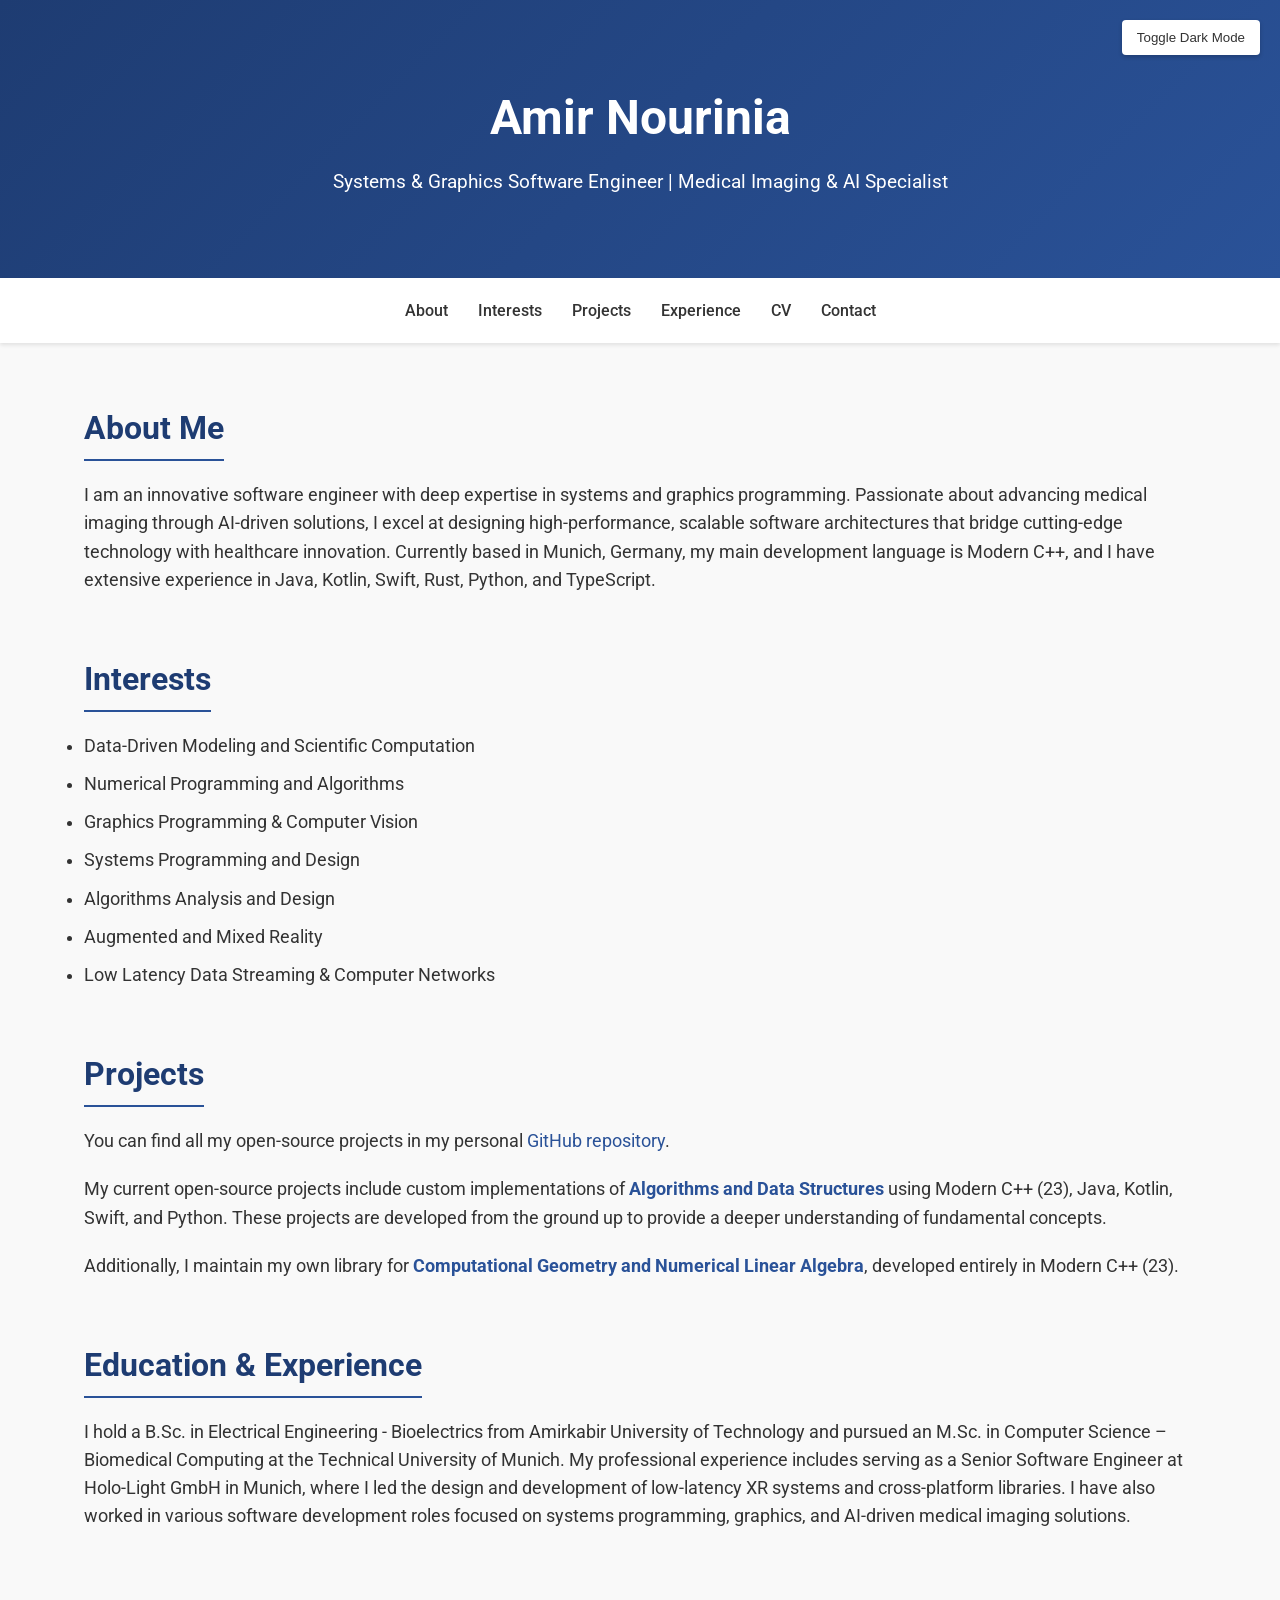
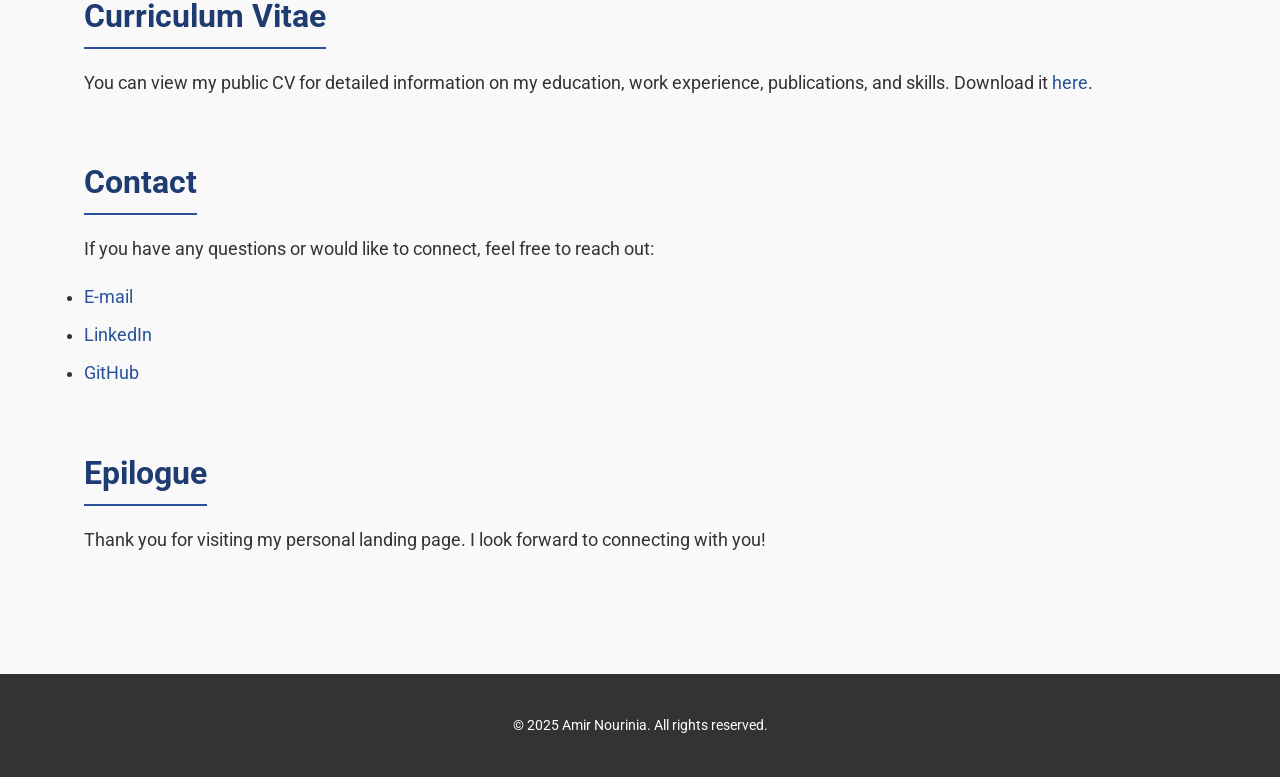
<file: index.html>
<!DOCTYPE html>
<html lang="en">

<head>
    <meta charset="UTF-8" />
    <meta name="viewport" content="width=device-width, initial-scale=1" />
    <meta name="description"
        content="Amir Nourinia – Software Engineer & AI Specialist. Explore projects, experiences, and connect for innovative software solutions." />
    <meta name="google-site-verification" content="-_PiI35TDkbUI_WXZYX2MRlKfHMfcuNuyh0tSWxGxMg" />
    <title>Amir Nourinia – Software Engineer & AI Specialist</title>

    <!-- Google Fonts -->
    <link rel="preconnect" href="https://fonts.googleapis.com" />
    <link rel="preconnect" href="https://fonts.gstatic.com" crossorigin />
    <link href="https://fonts.googleapis.com/css2?family=Roboto:wght@300;400;700&display=swap" rel="stylesheet" />
    <!-- External CSS -->
    <link rel="stylesheet" href="src/styles.css" />
    <!-- <link rel="icon" href="resources/icon.jpg" /> -->
    <link rel="apple-touch-icon" sizes="180x180" href="resources/icon/apple-touch-icon.png">
    <link rel="icon" type="image/png" sizes="32x32" href="resources/icon/favicon-32x32.png">
    <link rel="icon" type="image/png" sizes="16x16" href="resources/icon/favicon-16x16.png">
    <link rel="manifest" href="resources/icon/site.webmanifest">
</head>

<body>
    <header>
        <div class="container">
            <h1>Amir Nourinia</h1>
            <p>Systems &amp; Graphics Software Engineer | Medical Imaging &amp; AI Specialist</p>
        </div>
    </header>

    <nav>
        <div class="container">
            <ul>
                <li><a href="#about">About</a></li>
                <li><a href="#interests">Interests</a></li>
                <li><a href="#projects">Projects</a></li>
                <li><a href="#experience">Experience</a></li>
                <li><a href="#cv">CV</a></li>
                <li><a href="#contact">Contact</a></li>
            </ul>
        </div>
    </nav>

    <!-- Theme Toggle Button -->
    <button id="theme-toggle" aria-label="Toggle Dark Mode">Toggle Dark Mode</button>

    <main>
        <div class="container">
            <section id="about">
                <h2>About Me</h2>
                <p>
                    I am an innovative software engineer with deep expertise in systems and graphics programming.
                    Passionate about advancing medical imaging through AI-driven solutions, I excel at designing
                    high-performance, scalable software architectures that bridge cutting-edge technology with
                    healthcare innovation. Currently based in Munich, Germany, my main development language is Modern
                    C++, and I have extensive experience in Java, Kotlin, Swift, Rust, Python, and TypeScript.
                </p>
            </section>

            <section id="interests">
                <h2>Interests</h2>
                <ul>
                    <li>Data-Driven Modeling and Scientific Computation</li>
                    <li>Numerical Programming and Algorithms</li>
                    <li>Graphics Programming &amp; Computer Vision</li>
                    <li>Systems Programming and Design</li>
                    <li>Algorithms Analysis and Design</li>
                    <li>Augmented and Mixed Reality</li>
                    <li>Low Latency Data Streaming &amp; Computer Networks</li>
                </ul>
            </section>

            <section id="projects">
                <h2>Projects</h2>
                <p>
                    You can find all my open-source projects in my personal
                    <a href="https://github.com/amirnn" target="_blank" rel="noopener noreferrer">GitHub repository</a>.
                </p>
                <p>
                    My current open-source projects include custom implementations of <a
                        href="https://github.com/amirnn/algorithms"><strong>Algorithms and Data
                            Structures</strong></a> using Modern C++ (23), Java, Kotlin, Swift, and Python. These
                    projects are developed from the ground up to provide a deeper understanding of fundamental concepts.
                </p>
                <p>
                    Additionally, I maintain my own library for <a
                        href="https://github.com/amirnn/geometry"><strong>Computational Geometry and Numerical Linear
                            Algebra</strong></a>, developed entirely in Modern C++ (23).
                </p>
            </section>

            <section id="experience">
                <h2>Education &amp; Experience</h2>
                <p>
                    I hold a B.Sc. in Electrical Engineering - Bioelectrics from Amirkabir University of Technology and
                    pursued an M.Sc. in Computer Science – Biomedical Computing at the Technical University of Munich.
                    My professional experience includes serving as a Senior Software Engineer at Holo-Light GmbH in
                    Munich, where I led the design and development of low-latency XR systems and cross-platform
                    libraries. I have also worked in various software development roles focused on systems programming,
                    graphics, and AI-driven medical imaging solutions.
                </p>
            </section>

            <section id="cv">
                <h2>Curriculum Vitae</h2>
                <p>You can view my public CV for detailed information on my education, work experience, publications,
                    and skills.
                    Download it <a href="resources/cv-public.pdf" target="_blank" rel="noopener noreferrer">here</a>.
                </p>
            </section>

            <section id="contact">
                <h2>Contact</h2>
                <p>If you have any questions or would like to connect, feel free to reach out:</p>
                <ul>
                    <li><a href="mailto:amir.nouri.nia[at]gmail.com">E-mail</a></li>
                    <li><a href="https://www.linkedin.com/in/amirnn" target="_blank"
                            rel="noopener noreferrer">LinkedIn</a></li>
                    <li><a href="https://github.com/amirnn" target="_blank" rel="noopener noreferrer">GitHub</a></li>
                </ul>
            </section>

            <section id="epilogue">
                <h2>Epilogue</h2>
                <p>Thank you for visiting my personal landing page. I look forward to connecting with you!</p>
            </section>
        </div>
    </main>

    <footer>
        <div class="container">
            <p>&copy; 2025 Amir Nourinia. All rights reserved.</p>
        </div>
    </footer>

    <!-- JavaScript for Dark Theme Toggle -->
    <script>
        const toggleButton = document.getElementById('theme-toggle');
        toggleButton.addEventListener('click', () => {
            document.body.classList.toggle('dark-theme');
        });
    </script>
</body>

</html>
</file>
<file: src/styles.css>
/* CSS Variables for Light Theme */
:root {
    --bg-color: #f9f9f9;
    --text-color: #333;
    --header-bg: linear-gradient(135deg, #1e3c72, #2a5298);
    --header-text: #fff;
    --link-color: #2a5298;
    --link-hover: #2a5298;
    --nav-bg: #fff;
    --nav-text: #333;
    --footer-bg: #333;
    --footer-text: #fff;
    --section-title-color: #1e3c72;
    --section-title-border: #2a5298;
}

/* CSS Variables for Dark Theme */
.dark-theme {
    --bg-color: #121212;
    --text-color: #ddd;
    --header-bg: linear-gradient(135deg, #000000, #434343);
    --header-text: #fff;
    --link-color: #bb86fc;
    --link-hover: #bb86fc;
    --nav-bg: #1e1e1e;
    --nav-text: #ddd;
    --footer-bg: #1e1e1e;
    --footer-text: #ddd;
    --section-title-color: #bb86fc;
    --section-title-border: #bb86fc;
}

/* Basic reset */
* {
    margin: 0;
    padding: 0;
    box-sizing: border-box;
}

/* Base styling */
body {
    font-family: 'Roboto', sans-serif;
    line-height: 1.6;
    color: var(--text-color);
    background-color: var(--bg-color);
}

/* Container */
.container {
    width: 90%;
    max-width: 1200px;
    margin: auto;
    padding: 20px;
}

/* Header styling */
header {
    background: var(--header-bg);
    color: var(--header-text);
    padding: 60px 0;
    text-align: center;
}

header h1 {
    font-size: 3em;
    margin-bottom: 10px;
}

header p {
    font-size: 1.2em;
}

/* Navigation styling */
nav {
    background-color: var(--nav-bg);
    box-shadow: 0 2px 4px rgba(0, 0, 0, 0.1);
}

nav .container {
    display: flex;
    justify-content: center;
}

nav ul {
    list-style: none;
    display: flex;
    flex-wrap: wrap;
    justify-content: center;
}

nav ul li {
    margin: 0 15px;
}

nav ul li a {
    text-decoration: none;
    color: var(--nav-text);
    font-weight: 500;
    padding: 15px 0;
    transition: color 0.3s ease;
}

nav ul li a:hover {
    color: var(--link-hover);
}

/* Mobile navigation styling */
@media (max-width: 600px) {
    nav ul {
        flex-direction: column;
        align-items: center;
    }

    nav ul li {
        margin: 5px 0;
    }
}

/* Theme Toggle Button */
#theme-toggle {
    position: fixed;
    top: 20px;
    right: 20px;
    background-color: var(--nav-bg);
    color: var(--nav-text);
    border: none;
    padding: 10px 15px;
    border-radius: 4px;
    cursor: pointer;
    box-shadow: 0 2px 4px rgba(0, 0, 0, 0.2);
    transition: background-color 0.3s, color 0.3s;
}

#theme-toggle:hover {
    background-color: var(--link-color);
    color: var(--header-text);
}

/* Main content styling */
main {
    padding: 40px 0;
}

main section {
    margin-bottom: 60px;
}

main section h2 {
    font-size: 2em;
    margin-bottom: 20px;
    color: var(--section-title-color);
    border-bottom: 2px solid var(--section-title-border);
    display: inline-block;
    padding-bottom: 5px;
}

main section p,
main section ul {
    font-size: 1.1em;
    margin-bottom: 20px;
}

main section ul li {
    margin-bottom: 10px;
}

/* Link styling */
a {
    color: var(--link-color);
    text-decoration: none;
    transition: color 0.3s ease;
}

a:hover {
    text-decoration: underline;
}

/* Footer styling */
footer {
    background-color: var(--footer-bg);
    color: var(--footer-text);
    text-align: center;
    padding: 20px 0;
    font-size: 0.9em;
}
</file>
